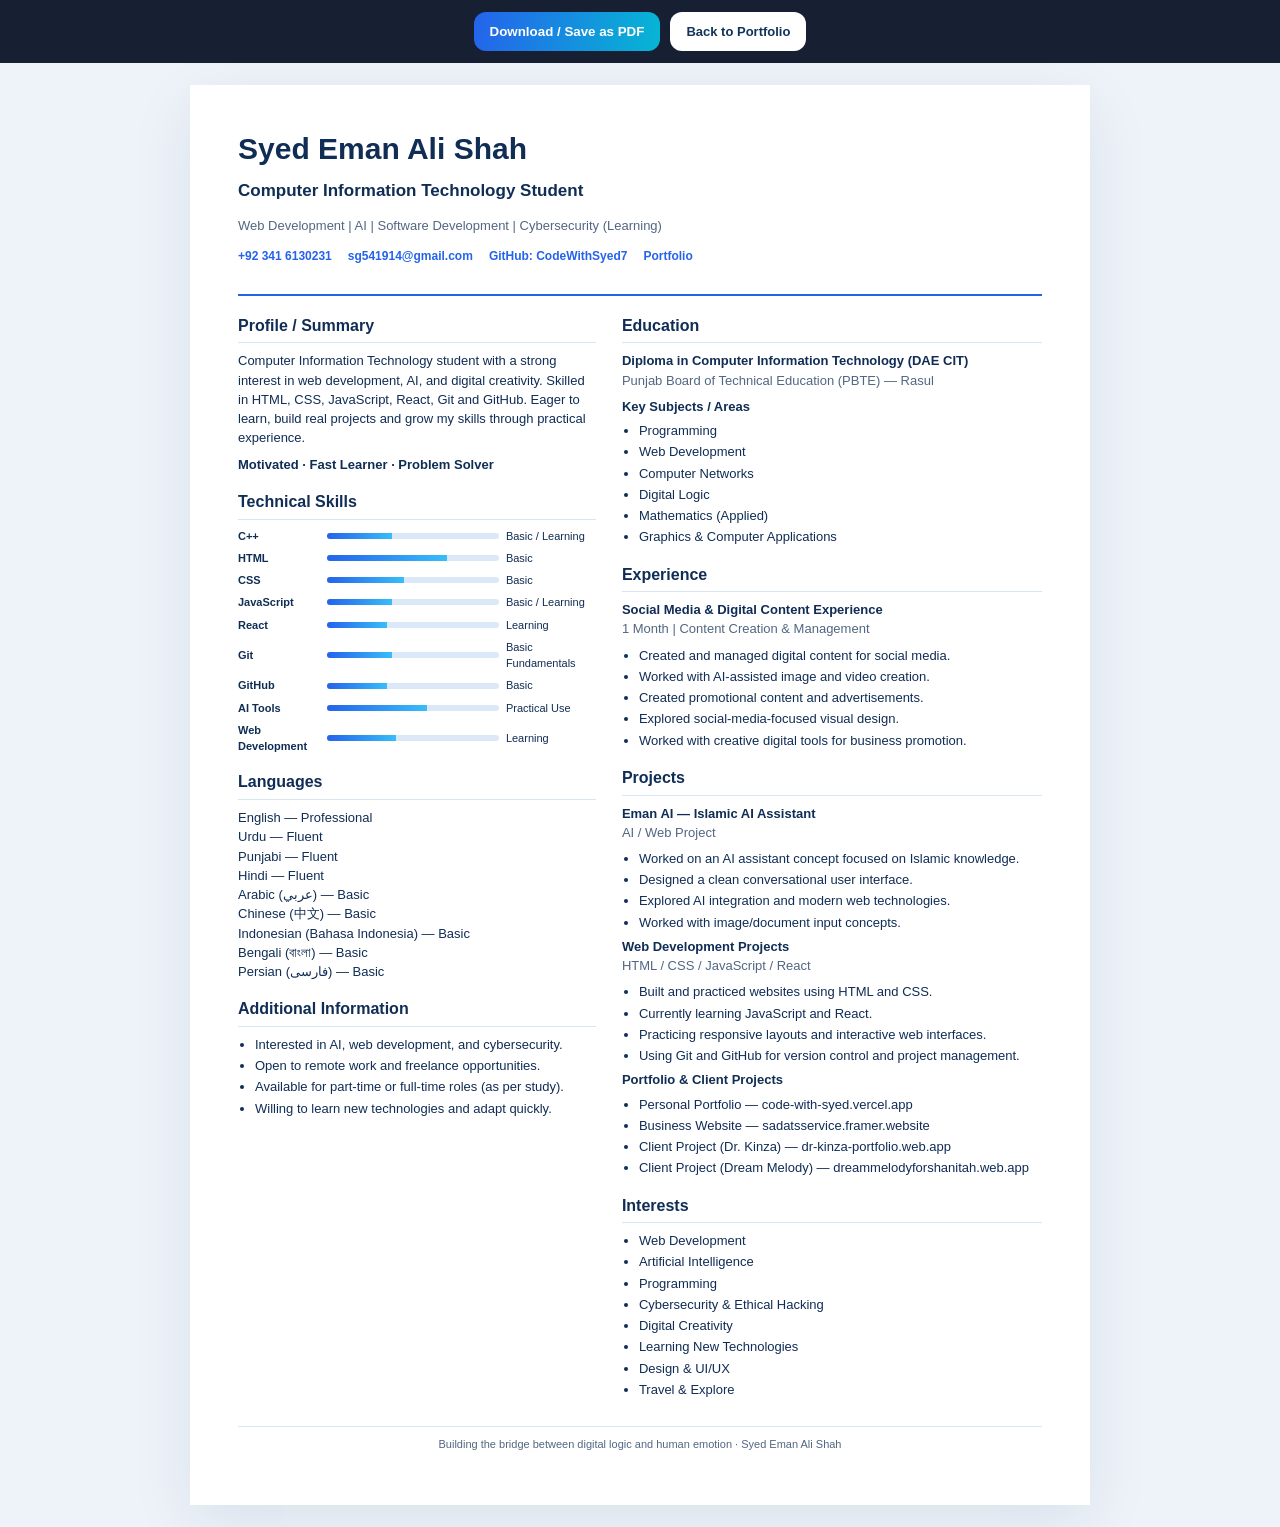
<file: resume.html>
<!doctype html><html lang="en"><head><meta charset="utf-8"><meta name="viewport" content="width=device-width,initial-scale=1"><title>Resume | Syed Eman Ali Shah</title><style>
*{box-sizing:border-box}body{margin:0;background:#eef3f9;color:#102d55;font:13px/1.48 Arial,sans-serif}.toolbar{position:sticky;top:0;background:#172033;padding:12px;display:flex;justify-content:center;gap:10px}.toolbar a,.toolbar button{border:0;border-radius:12px;padding:10px 16px;font-weight:bold;text-decoration:none;background:white;color:#12345b}.toolbar button{background:linear-gradient(100deg,#2563eb,#06b6d4);color:white;cursor:pointer}.page{max-width:900px;margin:22px auto;padding:42px 48px;background:white;box-shadow:0 18px 60px #102a5015}.head{border-bottom:2px solid #2563eb;padding-bottom:16px}.head h1{font-size:30px;margin:0 0 6px}.role{font-size:17px;font-weight:bold;margin:0 0 5px}.muted{color:#526782}.links{display:flex;flex-wrap:wrap;gap:8px 16px;font-size:12px;font-weight:bold}.links a{color:#2563eb;text-decoration:none}.cols{display:grid;grid-template-columns:.92fr 1.08fr;gap:26px;padding-top:18px}.sec{margin-bottom:16px;break-inside:avoid}.sec h2{font-size:16px;margin:0 0 8px;border-bottom:1px solid #d8e5f5;padding-bottom:5px}.sec p{margin:0 0 7px}.sec ul{padding-left:17px;margin:5px 0}.sec li{margin:2px 0}.skill{display:grid;grid-template-columns:82px 1fr 90px;gap:7px;align-items:center;margin:6px 0;font-size:11px}.bar{height:6px;background:#dbe8f7;border-radius:20px;overflow:hidden}.bar i{display:block;height:100%;background:linear-gradient(90deg,#2563eb,#38bdf8)}.foot{text-align:center;border-top:1px solid #d8e5f5;padding-top:9px;font-size:11px;color:#526782}
@media(max-width:650px){.page{margin:10px;padding:24px 18px}.cols{grid-template-columns:1fr;gap:0}.head h1{font-size:25px}}
@page{size:A4;margin:12mm}@media print{body{background:white;font-size:9.5pt}.toolbar{display:none}.page{margin:0;padding:0;box-shadow:none}.cols{gap:18px}.sec{margin-bottom:11px}}
</style></head><body><nav class="toolbar"><button onclick="window.print()">Download / Save as PDF</button><a href="/">Back to Portfolio</a></nav><main class="page">
<header class="head"><h1>Syed Eman Ali Shah</h1><p class="role">Computer Information Technology Student</p><p class="muted">Web Development | AI | Software Development | Cybersecurity (Learning)</p><p class="links"><a href="tel:+923416130231">+92 341 6130231</a><a href="mailto:sg541914@gmail.com">sg541914@gmail.com</a><a href="https://github.com/CodeWithSyed7">GitHub: CodeWithSyed7</a><a href="https://code-with-syed.vercel.app/">Portfolio</a></p></header>
<div class="cols"><div>
<section class="sec"><h2>Profile / Summary</h2><p>Computer Information Technology student with a strong interest in web development, AI, and digital creativity. Skilled in HTML, CSS, JavaScript, React, Git and GitHub. Eager to learn, build real projects and grow my skills through practical experience.</p><b>Motivated · Fast Learner · Problem Solver</b></section>
<section class="sec"><h2>Technical Skills</h2>
<div class="skill"><b>C++</b><span class="bar"><i style="width:38%"></i></span><span>Basic / Learning</span></div><div class="skill"><b>HTML</b><span class="bar"><i style="width:70%"></i></span><span>Basic</span></div><div class="skill"><b>CSS</b><span class="bar"><i style="width:45%"></i></span><span>Basic</span></div><div class="skill"><b>JavaScript</b><span class="bar"><i style="width:38%"></i></span><span>Basic / Learning</span></div><div class="skill"><b>React</b><span class="bar"><i style="width:35%"></i></span><span>Learning</span></div><div class="skill"><b>Git</b><span class="bar"><i style="width:38%"></i></span><span>Basic Fundamentals</span></div><div class="skill"><b>GitHub</b><span class="bar"><i style="width:35%"></i></span><span>Basic</span></div><div class="skill"><b>AI Tools</b><span class="bar"><i style="width:58%"></i></span><span>Practical Use</span></div><div class="skill"><b>Web Development</b><span class="bar"><i style="width:40%"></i></span><span>Learning</span></div></section>
<section class="sec"><h2>Languages</h2><p>English — Professional<br>Urdu — Fluent<br>Punjabi — Fluent<br>Hindi — Fluent<br>Arabic (عربي) — Basic<br>Chinese (中文) — Basic<br>Indonesian (Bahasa Indonesia) — Basic<br>Bengali (বাংলা) — Basic<br>Persian (فارسی) — Basic</p></section>
<section class="sec"><h2>Additional Information</h2><ul><li>Interested in AI, web development, and cybersecurity.</li><li>Open to remote work and freelance opportunities.</li><li>Available for part-time or full-time roles (as per study).</li><li>Willing to learn new technologies and adapt quickly.</li></ul></section>
</div><div>
<section class="sec"><h2>Education</h2><b>Diploma in Computer Information Technology (DAE CIT)</b><p class="muted">Punjab Board of Technical Education (PBTE) — Rasul</p><b>Key Subjects / Areas</b><ul><li>Programming</li><li>Web Development</li><li>Computer Networks</li><li>Digital Logic</li><li>Mathematics (Applied)</li><li>Graphics &amp; Computer Applications</li></ul></section>
<section class="sec"><h2>Experience</h2><b>Social Media &amp; Digital Content Experience</b><p class="muted">1 Month | Content Creation &amp; Management</p><ul><li>Created and managed digital content for social media.</li><li>Worked with AI-assisted image and video creation.</li><li>Created promotional content and advertisements.</li><li>Explored social-media-focused visual design.</li><li>Worked with creative digital tools for business promotion.</li></ul></section>
<section class="sec"><h2>Projects</h2><b>Eman AI — Islamic AI Assistant</b><p class="muted">AI / Web Project</p><ul><li>Worked on an AI assistant concept focused on Islamic knowledge.</li><li>Designed a clean conversational user interface.</li><li>Explored AI integration and modern web technologies.</li><li>Worked with image/document input concepts.</li></ul><b>Web Development Projects</b><p class="muted">HTML / CSS / JavaScript / React</p><ul><li>Built and practiced websites using HTML and CSS.</li><li>Currently learning JavaScript and React.</li><li>Practicing responsive layouts and interactive web interfaces.</li><li>Using Git and GitHub for version control and project management.</li></ul><b>Portfolio &amp; Client Projects</b><ul><li>Personal Portfolio — code-with-syed.vercel.app</li><li>Business Website — sadatsservice.framer.website</li><li>Client Project (Dr. Kinza) — dr-kinza-portfolio.web.app</li><li>Client Project (Dream Melody) — dreammelodyforshanitah.web.app</li></ul></section>
<section class="sec"><h2>Interests</h2><ul><li>Web Development</li><li>Artificial Intelligence</li><li>Programming</li><li>Cybersecurity &amp; Ethical Hacking</li><li>Digital Creativity</li><li>Learning New Technologies</li><li>Design &amp; UI/UX</li><li>Travel &amp; Explore</li></ul></section>
</div></div><p class="foot">Building the bridge between digital logic and human emotion · Syed Eman Ali Shah</p></main></body></html>
</file>
